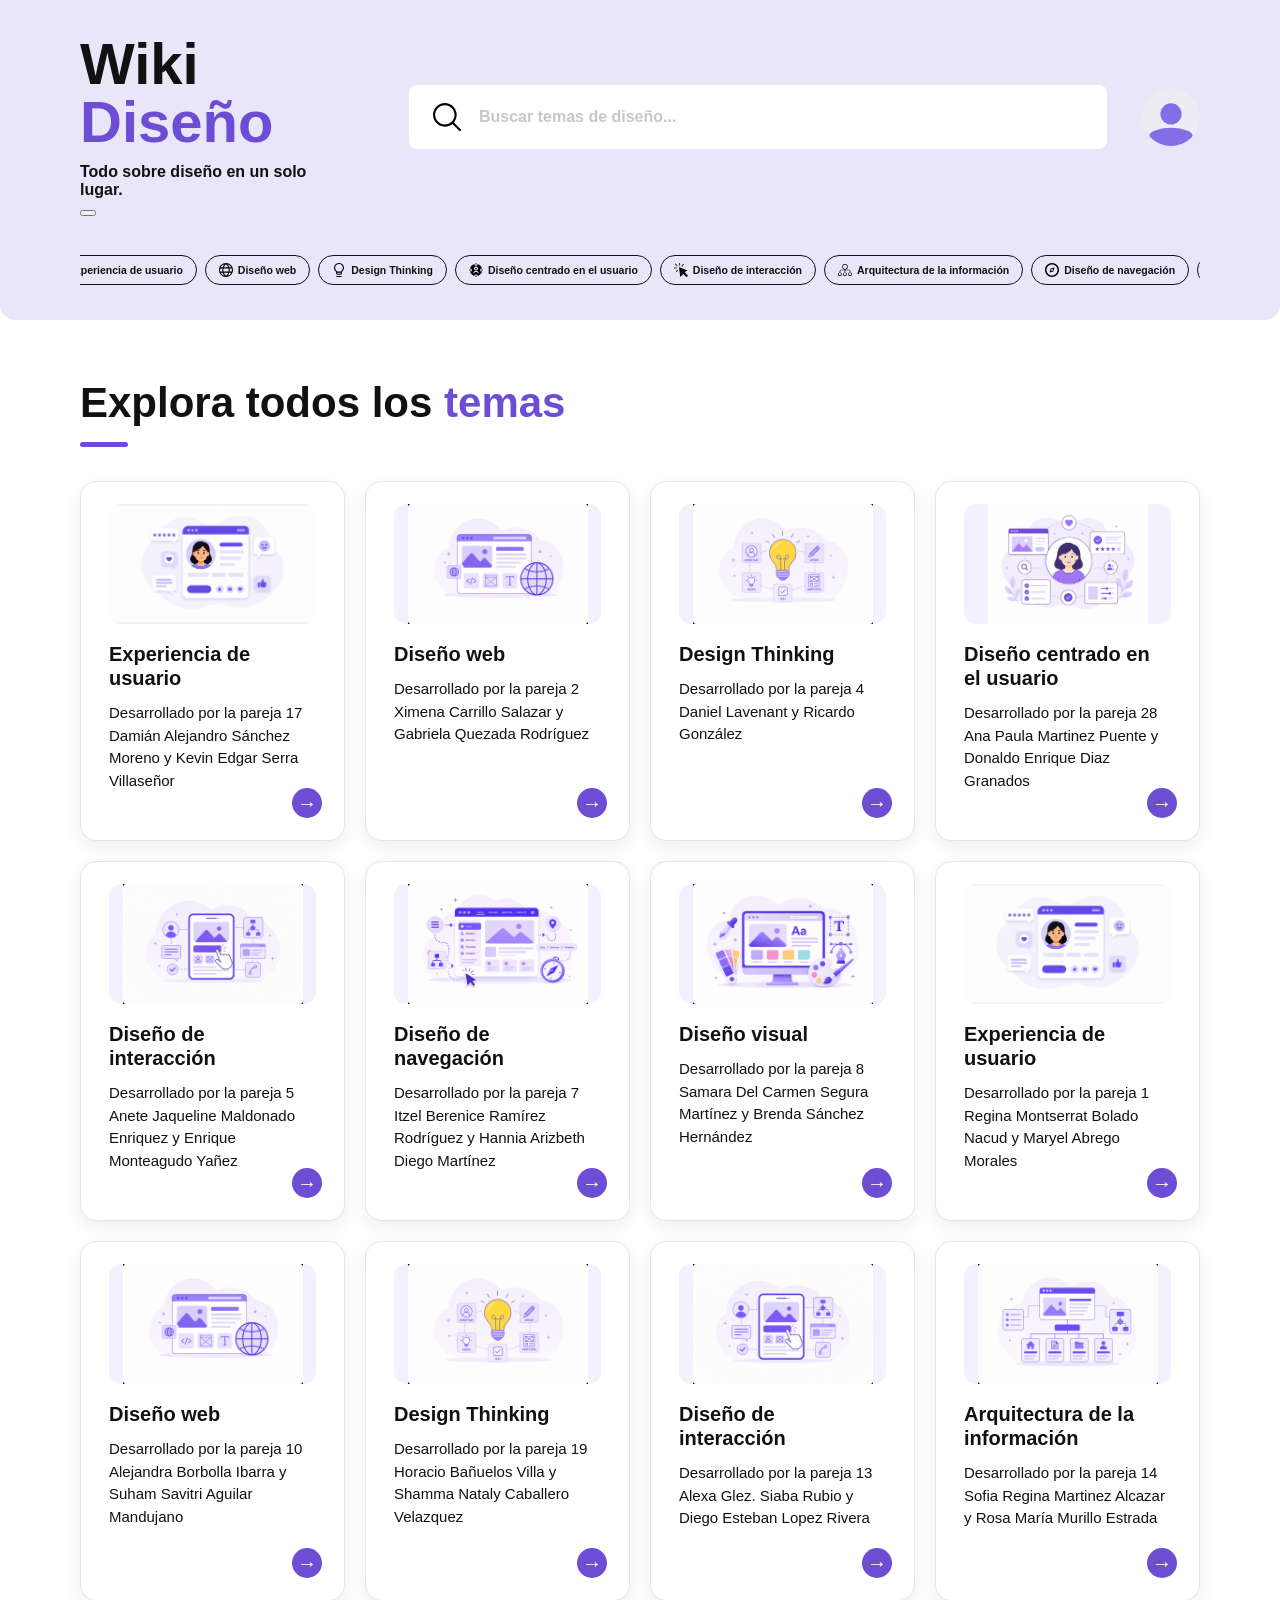
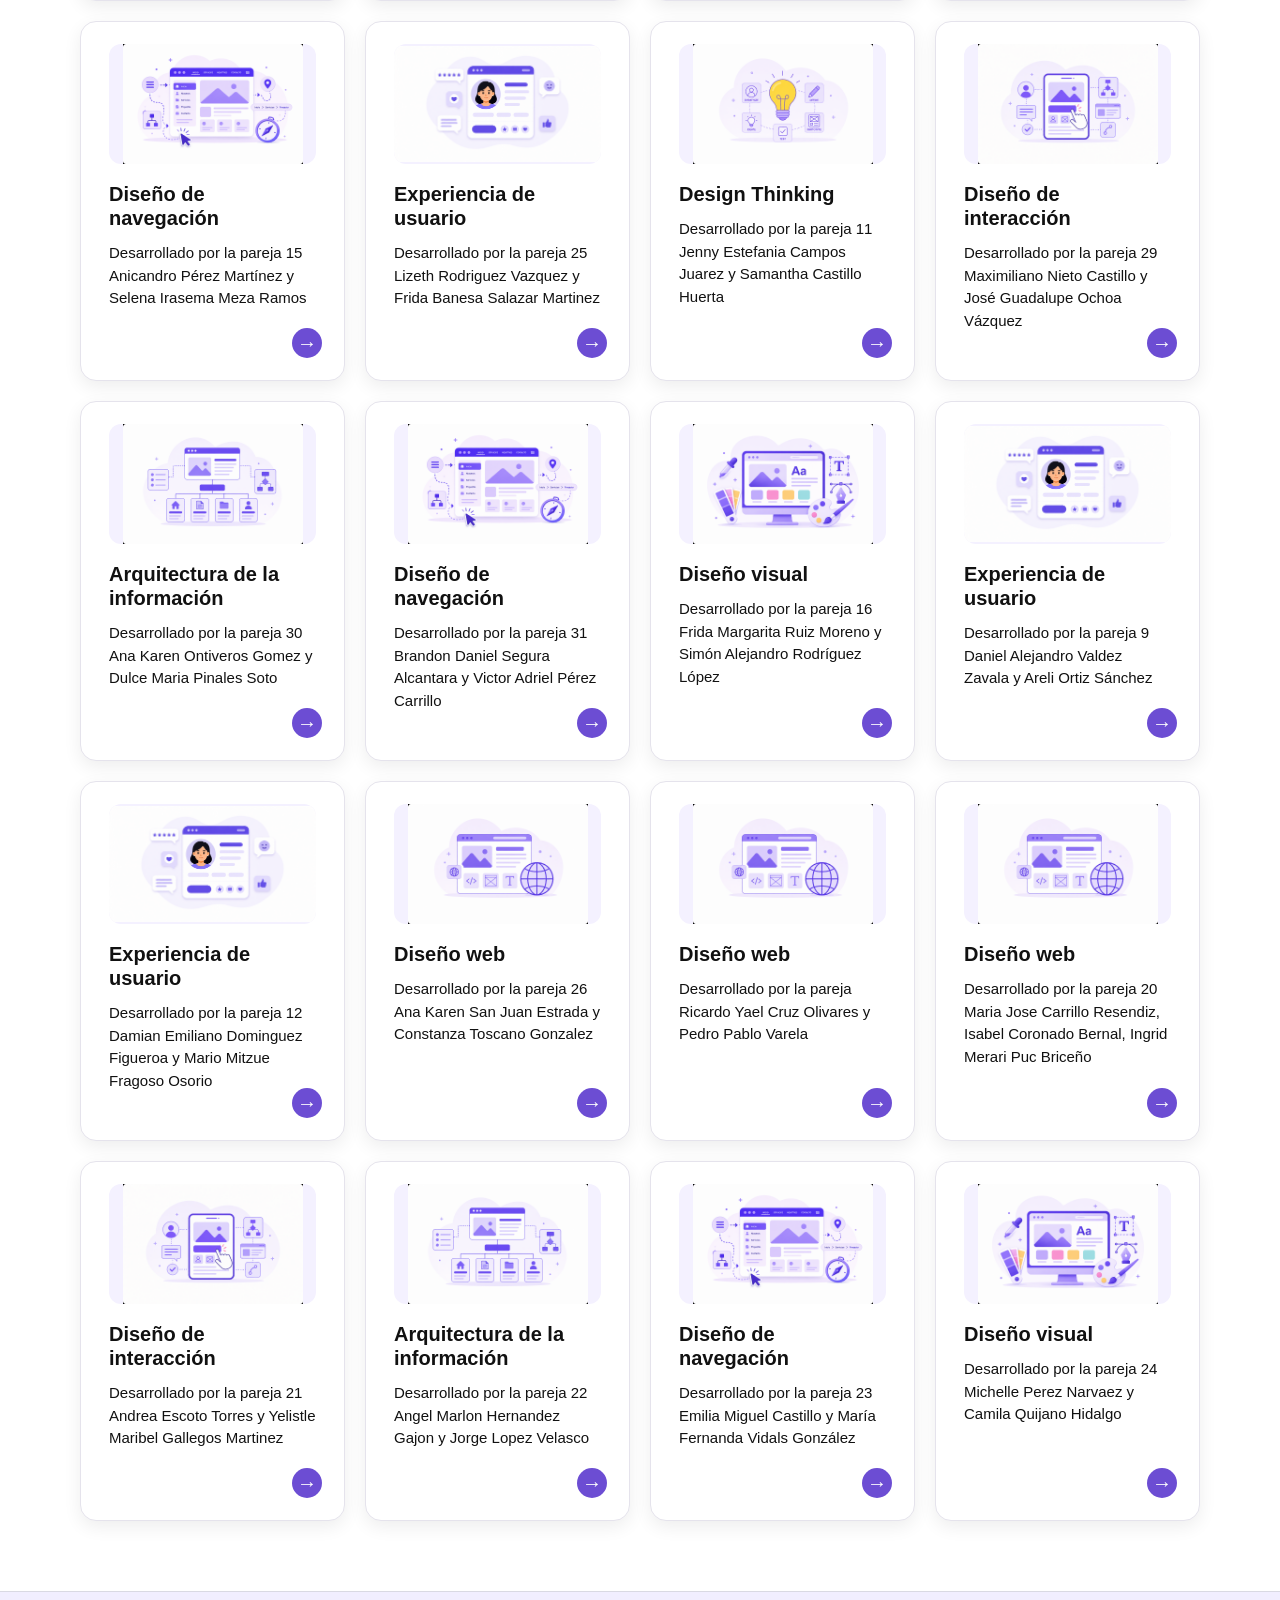
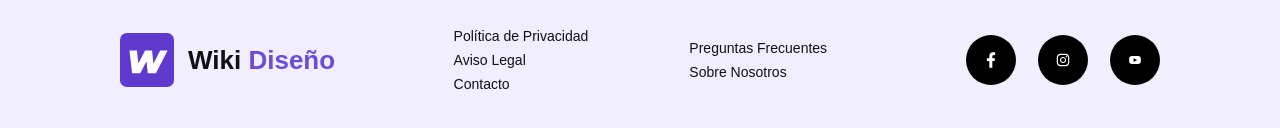
<file: index.html>
<!DOCTYPE html>
<html lang="es">
<head>
  <meta charset="UTF-8">
  <meta name="viewport" content="width=device-width, initial-scale=1.0">
  <title>Wiki Diseño</title>

  <link rel="stylesheet" href="css/estilos-index.css">
</head>

<body>

  <header class="header-wiki">

    <div class="header-superior">

      <div class="titulo-wiki">
        <h1>Wiki <span>Diseño</span></h1>
        <p>Todo sobre diseño en un solo lugar.</p>
      </div>

      <div class="busqueda-usuario">
        <div class="barra-busqueda">
          <img src="img/lupa.svg" alt="Buscar">
          <input id="buscador" type="text" placeholder="Buscar temas de diseño...">
        </div>

        <img class="icono-usuario" src="img/user-icon.svg" alt="Usuario">
      </div>

    </div>
<button class="boton-menu" id="boton-menu" aria-label="Abrir menú" aria-expanded="false">
  <span></span>
  <span></span>
  <span></span>
</button>

<nav class="menu-temas" id="menu-temas" aria-label="Filtrar temas">

  <button class="menu-item activo" type="button" data-filtro="todos">
    <span>Todos</span>
  </button>

  <button class="menu-item" type="button" data-filtro="experiencia-usuario">
    <img src="img/user-experience.svg" alt="">
    <span>Experiencia de usuario</span>
  </button>

  <button class="menu-item" type="button" data-filtro="diseno-web">
    <img src="img/web-design.svg" alt="">
    <span>Diseño web</span>
  </button>

  <button class="menu-item" type="button" data-filtro="design-thinking">
    <img src="img/design-thinking.svg" alt="">
    <span>Design Thinking</span>
  </button>

  <button class="menu-item" type="button" data-filtro="diseno-centrado">
    <img src="img/user-focus.svg" alt="">
    <span>Diseño centrado en el usuario</span>
  </button>

  <button class="menu-item" type="button" data-filtro="diseno-interaccion">
    <img src="img/interactive.svg" alt="">
    <span>Diseño de interacción</span>
  </button>

  <button class="menu-item" type="button" data-filtro="arquitectura-informacion">
    <img src="img/information.svg" alt="">
    <span>Arquitectura de la información</span>
  </button>

  <button class="menu-item" type="button" data-filtro="diseno-navegacion">
    <img src="img/nav-design.svg" alt="">
    <span>Diseño de navegación</span>
  </button>

  <button class="menu-item" type="button" data-filtro="diseno-visual">
    <img src="img/visual-design.svg" alt="">
    <span>Diseño visual</span>
  </button>

</nav>
  </header>

  <main>

    <section class="intro-home">
      <div>
        <h2>Explora todos los <span>temas</span></h2>
        <div class="linea-titulo"></div>
      </div>
    </section>

    <section class="grid-temas">

      <a data-tema="experiencia-usuario" href="https://damian.carlostoolkit.com/index.html" class="tarjeta-tema">
        <div class="imagen-tema">
          <img src="img/01.png" alt="Experiencia de usuario">
        </div>

        <h3>Experiencia de usuario</h3>
        <p>Desarrollado por la pareja 17 Damián Alejandro Sánchez Moreno y Kevin Edgar Serra Villaseñor</p>

        <span class="flecha-tema" aria-hidden="true">→</span>
      </a>

      <a data-tema="diseno-web" href="https://ximenacs0706.github.io/Wiki-Web-Desing/" class="tarjeta-tema">
        <div class="imagen-tema">
          <img src="img/02.png" alt="Diseño web">
        </div>

        <h3>Diseño web</h3>
        <p>Desarrollado por la pareja 2 Ximena Carrillo Salazar y Gabriela Quezada Rodríguez</p>

        <span class="flecha-tema" aria-hidden="true">→</span>
      </a>

      <a data-tema="design-thinking" href="design-thinking.html" class="tarjeta-tema">
        <div class="imagen-tema">
          <img src="img/03.png" alt="Design Thinking">
        </div>

        <h3>Design Thinking</h3>
        <p>Desarrollado por la pareja 4 Daniel Lavenant y Ricardo González</p>

        <span class="flecha-tema" aria-hidden="true">→</span>
      </a>

      <a data-tema="diseno-centrado" href="https://voriamx-cpu.github.io/disegin-user/" class="tarjeta-tema">
        <div class="imagen-tema">
          <img src="img/04.png" alt="Diseño centrado en el usuario">
        </div>

        <h3>Diseño centrado en el usuario</h3>
        <p>Desarrollado por la pareja 28 Ana Paula Martinez Puente y Donaldo Enrique Diaz Granados</p>

        <span class="flecha-tema" aria-hidden="true">→</span>
      </a>

      <a data-tema="diseno-interaccion" href="https://jaqueline17me-bot.github.io/web-design/" class="tarjeta-tema">
        <div class="imagen-tema">
          <img src="img/05.png" alt="Diseño de interacción">
        </div>

        <h3>Diseño de interacción</h3>
        <p>Desarrollado por la pareja 5 Anete Jaqueline Maldonado Enriquez y Enrique Monteagudo Yañez</p>

        <span class="flecha-tema" aria-hidden="true">→</span>
      </a>


      <a data-tema="diseno-navegacion" href="https://ariz1002dm-jpg.github.io/web-design/" class="tarjeta-tema">
        <div class="imagen-tema">
          <img src="img/07.png" alt="Diseño de navegación">
        </div>

        <h3>Diseño de navegación</h3>
        <p>Desarrollado por la pareja 7 Itzel Berenice Ramírez Rodríguez y Hannia Arizbeth Diego Martínez</p>

        <span class="flecha-tema" aria-hidden="true">→</span>
      </a>

      <a data-tema="diseno-visual" href="https://bresaher072.github.io/Dise-o-visual/ " class="tarjeta-tema">
        <div class="imagen-tema">
          <img src="img/08.png" alt="Diseño visual">
        </div>

        <h3>Diseño visual</h3>
        <p>Desarrollado por la pareja 8 Samara Del Carmen Segura Martínez y Brenda Sánchez Hernández</p>

        <span class="flecha-tema" aria-hidden="true">→</span>
      </a>

     <!-- seccion 2 -->
<a data-tema="experiencia-usuario" href="https://reginanacud-pixel.github.io/user-experience/#" class="tarjeta-tema">
        <div class="imagen-tema">
          <img src="img/01.png" alt="Experiencia de usuario">
        </div>

        <h3>Experiencia de usuario</h3>
        <p>Desarrollado por la pareja 1 Regina Montserrat Bolado Nacud y Maryel Abrego Morales</p>

        <span class="flecha-tema" aria-hidden="true">→</span>
      </a>

      <a data-tema="diseno-web" href="https://suham-25.github.io/web-design-/" class="tarjeta-tema">
        <div class="imagen-tema">
          <img src="img/02.png" alt="Diseño web">
        </div>

        <h3>Diseño web</h3>
        <p>Desarrollado por la pareja 10 Alejandra Borbolla Ibarra y Suham Savitri Aguilar Mandujano</p>

        <span class="flecha-tema" aria-hidden="true">→</span>
      </a>

      <a data-tema="design-thinking" href="https://tito011027.github.io/Design-Thinking-Pareja-19-Horacio-Y-Shamma/#" class="tarjeta-tema">
        <div class="imagen-tema">
          <img src="img/03.png" alt="Design Thinking">
        </div>

        <h3>Design Thinking</h3>
        <p>Desarrollado por la pareja 19 Horacio Bañuelos Villa y Shamma Nataly Caballero Velazquez</p>

        <span class="flecha-tema" aria-hidden="true">→</span>
      </a>

      <a data-tema="diseno-interaccion" href="https://alexasiabarubio-sudo.github.io/Dise-o-de-interacci-n/" class="tarjeta-tema">
        <div class="imagen-tema">
          <img src="img/05.png" alt="Diseño de interacción">
        </div>

        <h3>Diseño de interacción</h3>
        <p>Desarrollado por la pareja 13 Alexa Glez. Siaba Rubio y Diego Esteban Lopez Rivera</p>

        <span class="flecha-tema" aria-hidden="true">→</span>
      </a>

      <a data-tema="arquitectura-informacion" href="https://arqrosamurillo-coder.github.io/ARQUITECTURA-DE-LA-INFORMACION/" class="tarjeta-tema">
        <div class="imagen-tema">
          <img src="img/06.png" alt="Arquitectura de la información">
        </div>

        <h3>Arquitectura de la información</h3>
        <p>Desarrollado por la pareja 14 Sofia Regina Martinez Alcazar y Rosa María Murillo Estrada</p>

        <span class="flecha-tema" aria-hidden="true">→</span>
      </a>

      <a data-tema="diseno-navegacion" href="https://pffzrbgwz7-coder.github.io/Dise-o-de-Navegacion/#" class="tarjeta-tema">
        <div class="imagen-tema">
          <img src="img/07.png" alt="Diseño de navegación">
        </div>

        <h3>Diseño de navegación</h3>
        <p>Desarrollado por la pareja 15 Anicandro Pérez Martínez y Selena Irasema Meza Ramos</p>

        <span class="flecha-tema" aria-hidden="true">→</span>
      </a>
      
 <!-- seccion 3 -->
<a data-tema="experiencia-usuario" href="https://lizethrod18.github.io/experiencia-de-usuario-eq-25/" class="tarjeta-tema">
        <div class="imagen-tema">
          <img src="img/01.png" alt="Experiencia de usuario">
        </div>

        <h3>Experiencia de usuario</h3>
        <p>Desarrollado por la pareja 25 Lizeth Rodriguez Vazquez y Frida Banesa Salazar Martinez</p>

        <span class="flecha-tema" aria-hidden="true">→</span>
      </a>

      <a data-tema="design-thinking" href="https://samhuerta-create.github.io/web-design/" class="tarjeta-tema">
        <div class="imagen-tema">
          <img src="img/03.png" alt="Design Thinking">
        </div>

        <h3>Design Thinking</h3>
        <p>Desarrollado por la pareja 11 Jenny Estefania Campos Juarez y Samantha Castillo Huerta</p>

        <span class="flecha-tema" aria-hidden="true">→</span>
      </a>

      <a data-tema="diseno-interaccion" href="https://maxnietocastillo95-create.github.io/wiki/" class="tarjeta-tema">
        <div class="imagen-tema">
          <img src="img/05.png" alt="Diseño de interacción">
        </div>

        <h3>Diseño de interacción</h3>
        <p>Desarrollado por la pareja 29 Maximiliano Nieto Castillo y José Guadalupe Ochoa Vázquez</p>

        <span class="flecha-tema" aria-hidden="true">→</span>
      </a>

      <a data-tema="arquitectura-informacion" href="https://karenontiverosgomez.github.io/ArquitecturadelaaIinformacion/Arquitectura-de-la-informacion.html" class="tarjeta-tema">
        <div class="imagen-tema">
          <img src="img/06.png" alt="Arquitectura de la información">
        </div>

        <h3>Arquitectura de la información</h3>
        <p>Desarrollado por la pareja 30 Ana Karen Ontiveros Gomez y Dulce Maria Pinales Soto</p>

        <span class="flecha-tema" aria-hidden="true">→</span>
      </a>

      <a data-tema="diseno-navegacion" href="https://mcbrandond06.github.io/Navigation-Design/" class="tarjeta-tema">
        <div class="imagen-tema">
          <img src="img/07.png" alt="Diseño de navegación">
        </div>

        <h3>Diseño de navegación</h3>
        <p>Desarrollado por la pareja 31 Brandon Daniel Segura Alcantara y Victor Adriel Pérez Carrillo</p>

        <span class="flecha-tema" aria-hidden="true">→</span>
      </a>

      <a data-tema="diseno-visual" href="https://simonrdz33-lang.github.io/webdesign/" class="tarjeta-tema">
        <div class="imagen-tema">
          <img src="img/08.png" alt="Diseño visual">
        </div>

        <h3>Diseño visual</h3>
        <p>Desarrollado por la pareja 16 Frida Margarita Ruiz Moreno y Simón Alejandro Rodríguez López</p>

        <span class="flecha-tema" aria-hidden="true">→</span>
      </a>
      
 <!-- seccion 4 -->
<a data-tema="experiencia-usuario" href="https://danabiu.github.io/actividaduvm-daniel-areli/A9_DAVZ-AOS/index.html" class="tarjeta-tema">
        <div class="imagen-tema">
          <img src="img/01.png" alt="Experiencia de usuario">
        </div>

        <h3>Experiencia de usuario</h3>
        <p>Desarrollado por la pareja 9 Daniel Alejandro Valdez Zavala y Areli Ortiz Sánchez</p>

        <span class="flecha-tema" aria-hidden="true">→</span>
      </a>

      <a data-tema="experiencia-usuario" href="https://mitzue2001-dot.github.io/Experiencia-de-usuario/" class="tarjeta-tema">
        <div class="imagen-tema">
          <img src="img/01.png" alt="Experiencia de usuario">
        </div>

        <h3>Experiencia de usuario</h3>
        <p>Desarrollado por la pareja 12 Damian Emiliano Dominguez Figueroa y Mario Mitzue Fragoso Osorio</p>

        <span class="flecha-tema" aria-hidden="true">→</span>
      </a>

      <a data-tema="diseno-web" href="https://a940037329-prog.github.io/design-web/" class="tarjeta-tema">
        <div class="imagen-tema">
          <img src="img/02.png" alt="Diseño web">
        </div>

        <h3>Diseño web</h3>
        <p>Desarrollado por la pareja 26 Ana Karen San Juan Estrada y Constanza Toscano Gonzalez</p>

        <span class="flecha-tema" aria-hidden="true">→</span>
      </a>

        <a data-tema="diseno-web" href="https://bobmorado-bm.github.io/Diseno.web/" class="tarjeta-tema">
        <div class="imagen-tema">
          <img src="img/02.png" alt="Diseño web">
        </div>

        <h3>Diseño web</h3>
        <p>Desarrollado por la pareja Ricardo Yael Cruz Olivares y Pedro Pablo Varela</p>

        <span class="flecha-tema" aria-hidden="true">→</span>
      </a>

      <a data-tema="diseno-web" href="https://majocarrillooo.github.io/web-design/" class="tarjeta-tema">
        <div class="imagen-tema">
          <img src="img/02.png" alt="Diseño web">
        </div>

        <h3>Diseño web</h3>
        <p>Desarrollado por la pareja 20 Maria Jose Carrillo Resendiz, Isabel Coronado Bernal, Ingrid Merari Puc Briceño</p>

        <span class="flecha-tema" aria-hidden="true">→</span>
      </a>

      <a data-tema="diseno-interaccion" href="https://yelistlegm-pixel.github.io/DISE-O-DE-INTERACCION/" class="tarjeta-tema">
        <div class="imagen-tema">
          <img src="img/05.png" alt="Diseño de interacción">
        </div>

        <h3>Diseño de interacción</h3>
        <p>Desarrollado por la pareja 21 Andrea Escoto Torres y Yelistle Maribel Gallegos Martinez</p>

        <span class="flecha-tema" aria-hidden="true">→</span>
      </a>

      <a data-tema="arquitectura-informacion" href="https://jorgeroberto06-web.github.io/wiki-diseno/" class="tarjeta-tema">
        <div class="imagen-tema">
          <img src="img/06.png" alt="Arquitectura de la información">
        </div>

        <h3>Arquitectura de la información</h3>
        <p>Desarrollado por la pareja 22 Angel Marlon Hernandez Gajon y Jorge Lopez Velasco</p>

        <span class="flecha-tema" aria-hidden="true">→</span>
      </a>

      <a data-tema="diseno-navegacion" href="https://mariavidalsg-hash.github.io/Diseno-de-navegacion/#" class="tarjeta-tema">
        <div class="imagen-tema">
          <img src="img/07.png" alt="Diseño de navegación">
        </div>

        <h3>Diseño de navegación</h3>
        <p>Desarrollado por la pareja 23 Emilia Miguel Castillo y María Fernanda Vidals González</p>

        <span class="flecha-tema" aria-hidden="true">→</span>
      </a>

      <a data-tema="diseno-visual" href="https://michelle1317.github.io/Dise-o-Visual/" class="tarjeta-tema">
        <div class="imagen-tema">
          <img src="img/08.png" alt="Diseño visual">
        </div>

        <h3>Diseño visual</h3>
        <p>Desarrollado por la pareja 24 Michelle Perez Narvaez y Camila Quijano Hidalgo</p>

        <span class="flecha-tema" aria-hidden="true">→</span>
      </a>

      

        
    </section>

  </main>
<button class="btn-arriba" id="btn-arriba" type="button" aria-label="Volver al inicio">
  ↑
</button>
  <footer class="footer-wiki">

    <div class="footer-logo">
      <img src="img/logo.svg" alt="Logo Wiki Diseño">
      <h2>Wiki <span>Diseño</span></h2>
    </div>

    <div class="footer-links">
      <a href="#">Política de Privacidad</a>
      <a href="#">Aviso Legal</a>
      <a href="#">Contacto</a>
    </div>

    <div class="footer-links">
      <a href="#">Preguntas Frecuentes</a>
      <a href="#">Sobre Nosotros</a>
    </div>

    <div class="footer-social">
      <a href="#" aria-label="Facebook">
        <img src="img/fb.svg" alt="">
      </a>

      <a href="#" aria-label="Instagram">
        <img src="img/ig.svg" alt="">
      </a>

      <a href="#" aria-label="YouTube">
        <img src="img/yt.svg" alt="">
      </a>
    </div>

  </footer>
<script>
  const botonesFiltro = document.querySelectorAll(".menu-item[data-filtro]");
  const tarjetasTema = document.querySelectorAll(".tarjeta-tema");
  const buscador = document.getElementById("buscador");

  let filtroActual = "todos";

  function actualizarTarjetas() {
    const textoBusqueda = buscador.value.toLowerCase().trim();

    tarjetasTema.forEach(function (tarjeta) {
      const temaTarjeta = tarjeta.dataset.tema;
      const titulo = tarjeta.querySelector("h3").textContent.toLowerCase();
      const descripcion = tarjeta.querySelector("p").textContent.toLowerCase();

      const coincideTema =
        filtroActual === "todos" ||
        temaTarjeta === filtroActual;

      const coincideBusqueda =
        titulo.includes(textoBusqueda) ||
        descripcion.includes(textoBusqueda);

      const mostrarTarjeta = coincideTema && coincideBusqueda;

      tarjeta.classList.toggle("oculta", !mostrarTarjeta);
    });
  }

  botonesFiltro.forEach(function (boton) {
    boton.addEventListener("click", function () {
      filtroActual = boton.dataset.filtro;

      botonesFiltro.forEach(function (botonMenu) {
        botonMenu.classList.remove("activo");
      });

      boton.classList.add("activo");

      actualizarTarjetas();

      const menuTemas = document.getElementById("menu-temas");
      const botonMenu = document.getElementById("boton-menu");

      if (window.innerWidth <= 700) {
        menuTemas.classList.remove("abierto");
        botonMenu.setAttribute("aria-expanded", "false");
        botonMenu.setAttribute("aria-label", "Abrir menú");
      }
    });
  });

  buscador.addEventListener("input", function () {
    actualizarTarjetas();
  });
</script>
<script>
  const botonArriba = document.getElementById("btn-arriba");

  window.addEventListener("scroll", function () {
    if (window.scrollY > 350) {
      botonArriba.classList.add("visible");
    } else {
      botonArriba.classList.remove("visible");
    }
  });

  botonArriba.addEventListener("click", function () {
    window.scrollTo({
      top: 0,
      behavior: "smooth"
    });
  });
</script>
  
</body>
</html>
</file>
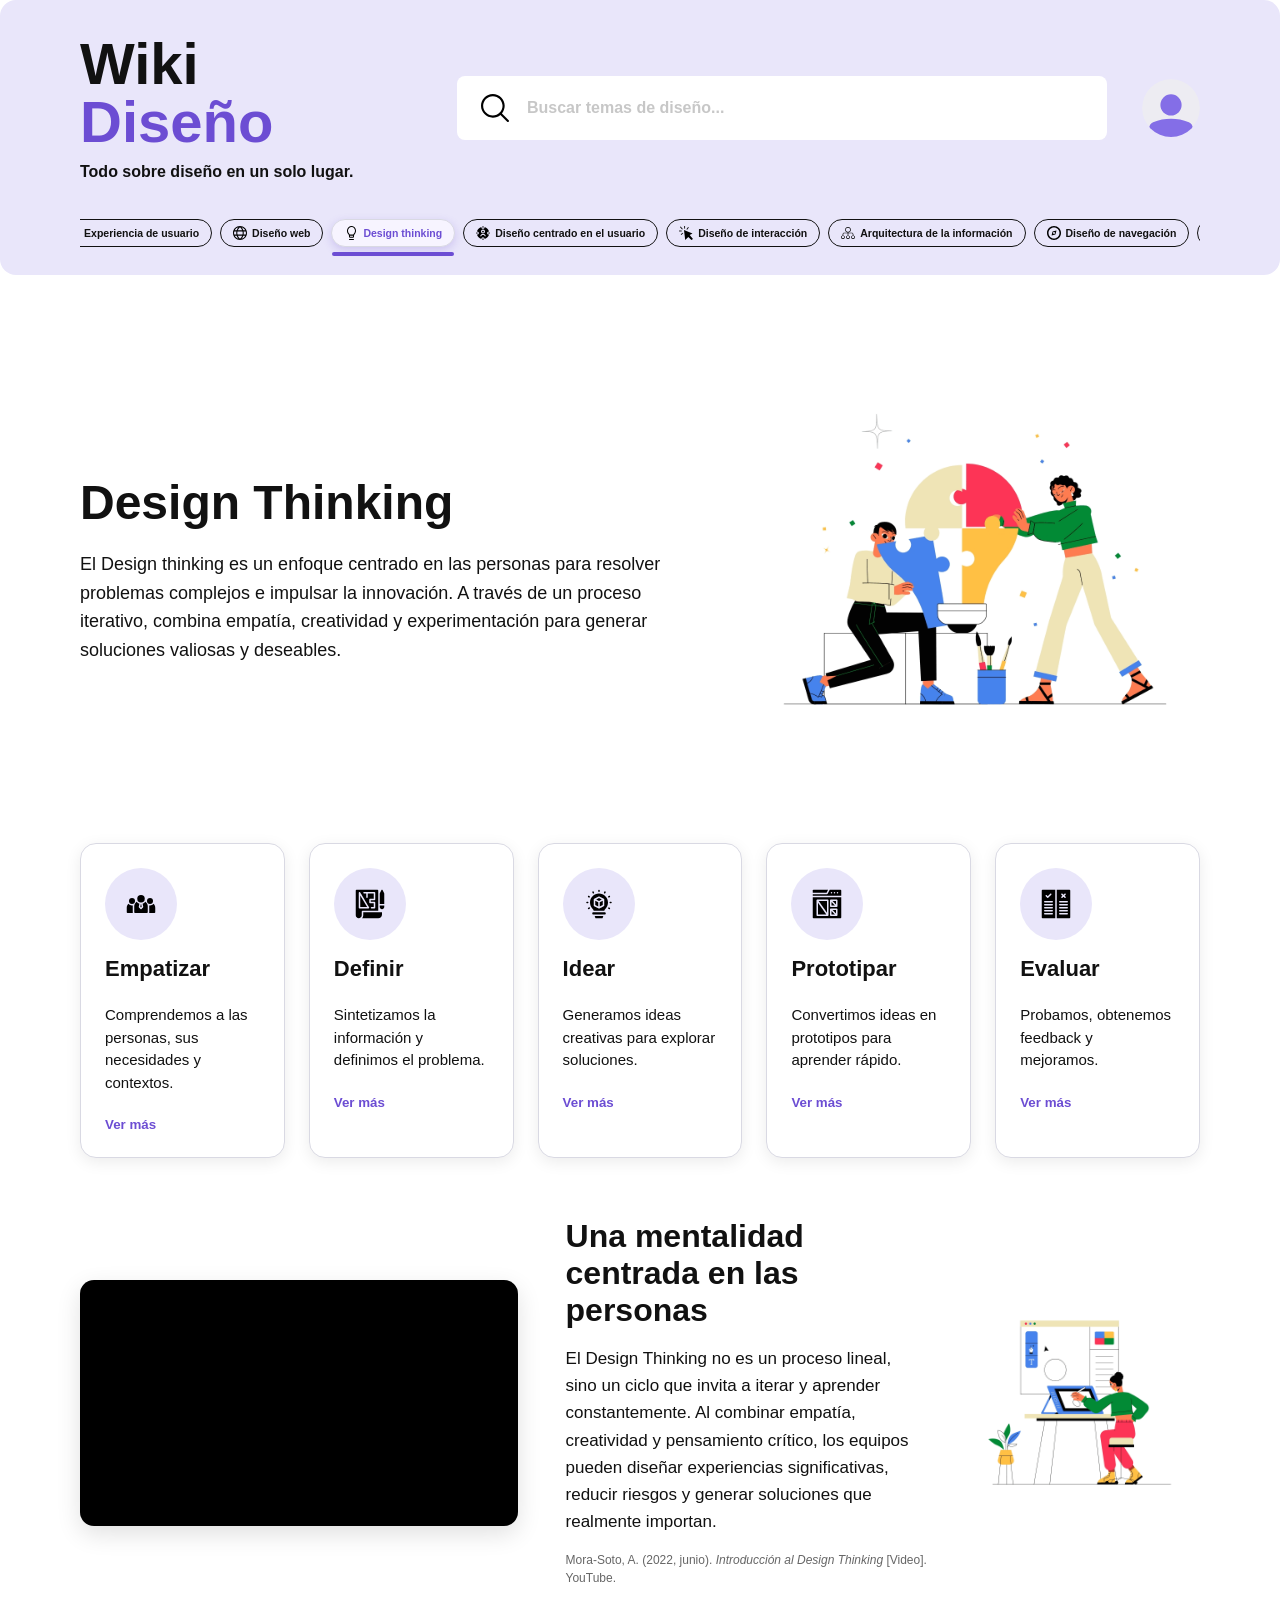
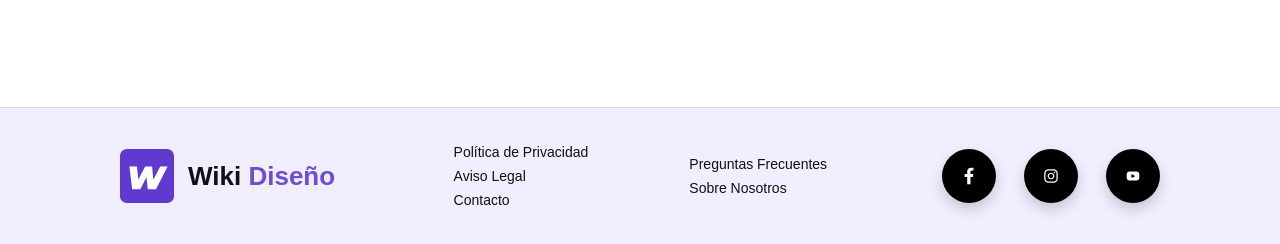
<file: design-thinking.html>
<!DOCTYPE html>
<html lang="es">
<head>
  <meta charset="UTF-8">
  <meta name="viewport" content="width=device-width, initial-scale=1.0">
  <title>Wiki Diseño</title>
  <link rel="stylesheet" href="css/estilos.css">
</head>
<body>

  <header class="header-wiki">

  <div class="header-superior">
    
    <div class="titulo-wiki">
      <h1>Wiki <span>Diseño</span></h1>
      <p>Todo sobre diseño en un solo lugar.</p>
    </div>

    <div class="busqueda-usuario">
      <div class="barra-busqueda">
        <img src="img/lupa.svg" alt="Buscar">
        <input type="text" placeholder="Buscar temas de diseño...">
      </div>

      <img class="icono-usuario" src="img/user-icon.svg" alt="Usuario">
    </div>

  </div>

<button class="boton-menu" id="boton-menu" aria-label="Abrir menú" aria-expanded="false">
  <span></span>
  <span></span>
  <span></span>
</button>

<nav class="menu-temas" id="menu-temas">
	
	 <a href="https://lvnt113.github.io/Wiki-Design/" class="menu-item">
    <img src="img/home.svg" alt="">
    <span>Home</span>
  </a>
	
  <a href="#" class="menu-item">
    <img src="img/user-experience.svg" alt="">
    <span>Experiencia de usuario</span>
  </a>

  <a href="#" class="menu-item">
    <img src="img/web-design.svg" alt="">
    <span>Diseño web</span>
  </a>

  <a href="#" class="menu-item activo">
    <img src="img/design-thinking.svg" alt="">
    <span>Design thinking</span>
  </a>

  <a href="#" class="menu-item">
    <img src="img/user-focus.svg" alt="">
    <span>Diseño centrado en el usuario</span>
  </a>

  <a href="#" class="menu-item">
    <img src="img/interactive.svg" alt="">
    <span>Diseño de interacción</span>
  </a>

  <a href="#" class="menu-item">
    <img src="img/information.svg" alt="">
    <span>Arquitectura de la información</span>
  </a>

  <a href="#" class="menu-item">
    <img src="img/nav-design.svg" alt="">
    <span>Diseño de navegación</span>
  </a>

  <a href="#" class="menu-item">
    <img src="img/visual-design.svg" alt="">
    <span>Diseño visual</span>
  </a>

</nav>
	</header>
	
  <main>
    <section class="hero-tema">
      <div>
        <h2>Design Thinking</h2>
        <p>
          El Design thinking es un enfoque centrado en las personas para resolver problemas 
		complejos e impulsar la innovación. A través de un proceso iterativo, combina empatía, creatividad y experimentación para generar soluciones valiosas y deseables.
        </p>
      </div>
      <img src="img/creative_team.gif" alt="Ilustración de Design Thinking" width="450" height="448">
    </section>

    <section class="tarjetas">
		
<article class="card">
  <div class="contenedor-icono">
    <img src="img/empatizar.svg" alt="Empatizar">
  </div>

  <h3>Empatizar</h3>
  <p>Comprendemos a las personas, sus necesidades y contextos.</p>

<button class="btn-ver-mas" type="button">Ver más</button>
	
  <div class="contenido-extra">
    <p>
      En esta etapa se observa, escucha y analiza a las personas para comprender sus necesidades, emociones y dificultades antes de proponer una solución.
    </p>
  </div>
</article>

      <article class="card">
 <div class="contenedor-icono">
    <img src="img/definir.svg" alt="definir">
  </div>
        <h3>Definir</h3>
        <p>Sintetizamos la información y definimos el problema.</p>
		  
<button class="btn-ver-mas" type="button">Ver más</button>
		  
  <div class="contenido-extra">
    <p>
      La información obtenida se organiza para identificar con claridad el problema principal y establecer qué necesidad es más importante resolver.
    </p>
  </div>	  
      </article>

      <article class="card">
<div class="contenedor-icono">
    <img src="img/idear.svg" alt="idear">
 </div>
        <h3>Idear</h3>
        <p>Generamos ideas creativas para explorar soluciones.</p>
		  
<button class="btn-ver-mas" type="button">Ver más</button>
		  
  <div class="contenido-extra">
    <p>
      Se generan distintas propuestas creativas sin limitarse a una sola opción. El objetivo es explorar ideas que puedan responder al problema definido.
    </p>
  </div>
      </article>

      <article class="card">
		  <div class="contenedor-icono">
    <img src="img/prototipar.svg" alt="prototipar">
 </div>
        <h3>Prototipar</h3>
        <p>Convertimos ideas en prototipos para aprender rápido.</p>
		
<button class="btn-ver-mas" type="button">Ver más</button>
		  
  <div class="contenido-extra">
    <p>
      Las ideas seleccionadas se transforman en representaciones simples, como bocetos, wireframes o modelos, para visualizar cómo podría funcionar la solución.
    </p>
  </div>  
      </article>

      <article class="card">
		  <div class="contenedor-icono">
    <img src="img/evaluar.svg" alt="evaluar">
 </div>
        <h3>Evaluar</h3>
        <p>Probamos, obtenemos feedback y mejoramos.</p>
		  
<button class="btn-ver-mas" type="button">Ver más</button>
		  
  <div class="contenido-extra">
    <p>
      El prototipo se prueba con usuarios para recibir opiniones, detectar mejoras y ajustar la propuesta antes de desarrollar una versión final.
    </p>
  </div>
      </article>
    </section>
	  
	  <section class="seccion-video-texto">

<div class="video-contenedor">
  <iframe
    src="https://www.youtube-nocookie.com/embed/vVbqbHk-JGI"
    title="Introducción al Design Thinking"
    loading="lazy"
    referrerpolicy="strict-origin-when-cross-origin"
    allow="accelerometer; autoplay; clipboard-write; encrypted-media; gyroscope; picture-in-picture; web-share"
    allowfullscreen>
  </iframe>
</div>

  <div class="texto-imagen">
    <div class="texto-info">
  <h2>Una mentalidad centrada en las personas</h2>

  <p>
    El Design Thinking no es un proceso lineal, sino un ciclo que invita a iterar
    y aprender constantemente. Al combinar empatía, creatividad y pensamiento crítico,
    los equipos pueden diseñar experiencias significativas, reducir riesgos y generar
    soluciones que realmente importan.
  </p>

  <p class="referencia-video">
    Mora-Soto, A. (2022, junio). <em>Introducción al Design Thinking</em>
    [Video]. YouTube.
  </p>
</div>

    <img 
      src="img/designer.gif" 
      alt="Ilustración de persona trabajando en diseño digital">
  </div>

</section>
	  
  </main>

<button class="btn-arriba" id="btn-arriba" aria-label="Volver al inicio">↑</button>

  <footer class="footer-wiki">

  <div class="footer-logo">
    <img src="img/logo.svg" alt="Logo Wiki Diseño">
    <h2>Wiki <span>Diseño</span></h2>
  </div>

  <div class="footer-links">
    <a href="#">Política de Privacidad</a>
    <a href="#">Aviso Legal</a>
    <a href="#">Contacto</a>
  </div>

  <div class="footer-links">
    <a href="#">Preguntas Frecuentes</a>
    <a href="#">Sobre Nosotros</a>
  </div>

  <div class="footer-social">
    <a href="#">
      <img src="img/fb.svg" alt="Facebook">
    </a>
    <a href="#">
      <img src="img/ig.svg" alt="Instagram">
    </a>
    <a href="#">
      <img src="img/yt.svg" alt="YouTube">
    </a>
  </div>

</footer>
<script>
  const botonMenu = document.getElementById("boton-menu");
  const menuTemas = document.getElementById("menu-temas");

  botonMenu.addEventListener("click", function () {
    menuTemas.classList.toggle("abierto");

    const menuAbierto = menuTemas.classList.contains("abierto");

    botonMenu.setAttribute("aria-expanded", menuAbierto);
    botonMenu.setAttribute(
      "aria-label",
      menuAbierto ? "Cerrar menú" : "Abrir menú"
    );
  });
</script>

<script>
  const botonArriba = document.getElementById("btn-arriba");

  window.addEventListener("scroll", function () {
    if (window.scrollY > 350) {
      botonArriba.classList.add("visible");
    } else {
      botonArriba.classList.remove("visible");
    }
  });

  botonArriba.addEventListener("click", function () {
    window.scrollTo({
      top: 0,
      behavior: "smooth"
    });
  });
</script>

<script>
  const botonesVerMas = document.querySelectorAll(".btn-ver-mas");

  botonesVerMas.forEach(function (boton) {
    boton.addEventListener("click", function () {
      const tarjeta = boton.closest(".card");

      tarjeta.classList.toggle("expandida");

      if (tarjeta.classList.contains("expandida")) {
        boton.textContent = "Ver menos";
      } else {
        boton.textContent = "Ver más";
      }
    });
  });
</script>

</body>
</html>
</file>
<file: css/estilos-index.css>
css
* {
  box-sizing: border-box;
}

body {
  margin: 0;
  font-family: 'Roboto', Arial, sans-serif;
  background-color: #ffffff;
  color: #111111;
}

/* HEADER */

.header-wiki {
  background-color: #E9E6FA;
  padding: 35px 80px;
  border-radius: 0 0 16px 16px;
}

.header-superior {
  display: flex;
  align-items: center;
  justify-content: space-between;
  gap: 60px;
}

.titulo-wiki h1 {
  margin: 0;
  font-family: 'Poppins', Arial, sans-serif;
  font-size: 58px;
  font-weight: 700;
  line-height: 1;
}

.titulo-wiki h1 span {
  color: #6C4DD3;
}

.titulo-wiki p {
  margin: 12px 0 0;
  font-size: 16px;
  font-weight: 700;
}

.busqueda-usuario {
  display: flex;
  align-items: center;
  gap: 35px;
}

.barra-busqueda {
  width: 650px;
  height: 64px;
  display: flex;
  align-items: center;
  gap: 16px;
  padding: 0 24px;
  background-color: #ffffff;
  border-radius: 8px;
}

.barra-busqueda img {
  width: 28px;
  height: 28px;
}

.barra-busqueda input {
  width: 100%;
  min-width: 0;
  border: none;
  outline: none;
  background-color: transparent;
  font-family: 'Roboto', Arial, sans-serif;
  font-size: 16px;
  font-weight: 700;
}

.barra-busqueda input::placeholder {
  color: #c7c7c7;
}

.icono-usuario {
  width: 58px;
  height: 58px;
}

/* MENÚ DE FILTROS */

.menu-temas {
  display: flex;
  align-items: center;
  justify-content: center;
  gap: 8px;
  margin-top: 28px;
  padding: 10px 0 0;
  white-space: nowrap;
  overflow-x: auto;
}

.menu-item {
  display: inline-flex;
  align-items: center;
  justify-content: center;
  gap: 5px;
  padding: 7px 13px;
  border: 1.5px solid #111111;
  border-radius: 999px;
  background-color: transparent;
  color: #111111;
  font-family: 'Poppins', Arial, sans-serif;
  font-size: 10.5px;
  font-weight: 600;
  line-height: 1;
  text-decoration: none;
  cursor: pointer;
  flex: 0 0 auto;
  transition: all 0.25s ease;
}

.menu-item img {
  width: 14px;
  height: 14px;
  object-fit: contain;
  transition: transform 0.25s ease;
}

.menu-item:hover {
  background-color: #ffffff;
  color: #6C4DD3;
  border-color: #6C4DD3;
  transform: translateY(-2px);
  box-shadow: 0 5px 12px rgba(108, 77, 211, 0.18);
}

.menu-item:hover img {
  transform: scale(1.08);
}

.menu-item.activo {
  position: relative;
  background-color: #F7F4FF;
  color: #6C4DD3;
  border-color: #D9D9E3;
  box-shadow: 0 3px 8px rgba(108, 77, 211, 0.22);
}

.menu-item.activo::after {
  content: "";
  position: absolute;
  right: 0;
  bottom: -11px;
  left: 0;
  height: 4px;
  border-radius: 999px;
  background-color: #6C4DD3;
}

/* CONTENIDO DEL HOME */

main {
  max-width: 1500px;
  margin: 0 auto;
  padding: 60px 80px 70px;
}

.intro-home {
  display: flex;
  align-items: flex-end;
  justify-content: space-between;
  gap: 50px;
  margin-bottom: 34px;
}

.intro-home h2 {
  margin: 0;
  font-family: 'Poppins', Arial, sans-serif;
  font-size: 42px;
  line-height: 1.1;
}

.intro-home h2 span {
  color: #6C4DD3;
}

.linea-titulo {
  width: 48px;
  height: 5px;
  margin-top: 16px;
  background-color: #6C4DD3;
  border-radius: 999px;
}

.intro-home p {
  max-width: 490px;
  margin: 0;
  font-size: 16px;
  line-height: 1.6;
}

/* TARJETAS */

.grid-temas {
  display: grid;
  grid-template-columns: repeat(4, 1fr);
  gap: 20px;
}

.tarjeta-tema {
  position: relative;
  min-height: 310px;
  padding: 22px 28px 26px;
  overflow: hidden;
  border: 1px solid #E5E3EC;
  border-radius: 16px;
  background-color: #ffffff;
  box-shadow: 0 6px 18px rgba(0, 0, 0, 0.07);
  color: #111111;
  text-decoration: none;
  transition: transform 0.25s ease, box-shadow 0.25s ease;
}

.tarjeta-tema:hover {
  transform: translateY(-6px);
  box-shadow: 0 12px 26px rgba(108, 77, 211, 0.18);
}

.imagen-tema {
  width: 100%;
  height: 120px;
  display: flex;
  align-items: center;
  justify-content: center;
  margin-bottom: 18px;
  overflow: hidden;
  border-radius: 12px;
  background-color: #F4F1FF;
}

/* Aquí se adapta la imagen que tú coloques */
.imagen-tema img {
  width: 100%;
  height: 100%;
  object-fit: contain;
}

.tarjeta-tema h3 {
  margin: 0 0 12px;
  font-family: 'Poppins', Arial, sans-serif;
  font-size: 20px;
  line-height: 1.2;
}

.tarjeta-tema p {
  max-width: 250px;
  margin: 0;
  font-size: 15px;
  line-height: 1.5;
}

.flecha-tema {
  position: absolute;
  right: 22px;
  bottom: 22px;
  width: 30px;
  height: 30px;
  display: flex;
  align-items: center;
  justify-content: center;
  border-radius: 50%;
  background-color: #6C4DD3;
  color: #ffffff;
  font-size: 20px;
  font-weight: 700;
  transition: transform 0.25s ease;
}

.tarjeta-tema:hover .flecha-tema {
  transform: translateX(4px);
}

/* FOOTER */

.footer-wiki {
  display: grid;
  grid-template-columns: 1.5fr 1fr 1fr 1.2fr;
  align-items: center;
  gap: 40px;
  padding: 36px 120px;
  border-top: 1px solid #D9D9E3;
  background-color: #F1EEFF;
}

.footer-logo {
  display: flex;
  align-items: center;
  gap: 14px;
}

.footer-logo img {
  width: 54px;
  height: 54px;
}

.footer-logo h2 {
  margin: 0;
  font-family: 'Poppins', Arial, sans-serif;
  font-size: 26px;
}

.footer-logo h2 span {
  color: #6C4DD3;
}

.footer-links {
  display: flex;
  flex-direction: column;
  gap: 8px;
}

.footer-links a {
  color: #111111;
  font-size: 14px;
  text-decoration: none;
}

.footer-links a:hover {
  color: #6C4DD3;
}

.footer-social {
  display: flex;
  justify-content: flex-end;
  gap: 22px;
}

.footer-social a {
  width: 50px;
  height: 50px;
  display: flex;
  align-items: center;
  justify-content: center;
  border-radius: 50%;
  background-color: #000000;
}

.footer-social img {
  width: 24px;
  height: 24px;
}

/* TABLETA */

@media (max-width: 1024px) {
  .header-wiki {
    padding: 30px 40px;
  }

  .header-superior {
    flex-direction: column;
    align-items: flex-start;
    gap: 24px;
  }

  .busqueda-usuario {
    width: 100%;
  }

  .barra-busqueda {
    width: 100%;
  }

  .menu-temas {
  justify-content: flex-start;
  margin-top: 22px;
}

  main {
    padding: 45px 40px 55px;
  }

  .intro-home {
    align-items: flex-start;
    flex-direction: column;
    gap: 18px;
  }

  .grid-temas {
    grid-template-columns: repeat(2, 1fr);
  }

  .footer-wiki {
    grid-template-columns: 1fr 1fr;
    padding: 36px 40px;
  }

  .footer-social {
    justify-content: flex-start;
  }
}

/* CELULAR */

@media (max-width: 700px) {
  .header-wiki {
    padding: 28px 24px;
  }
  
.menu-temas {
  justify-content: flex-start;
  gap: 7px;
  margin-top: 18px;
  padding: 8px 0 12px;
  scrollbar-width: none;
}

.menu-temas::-webkit-scrollbar {
  display: none;
}

.menu-item {
  padding: 7px 11px;
  font-size: 9.5px;
}

.menu-item img {
  width: 12px;
  height: 12px;
}

.menu-item.activo::after {
  bottom: -9px;
  height: 3px;
}
  .titulo-wiki h1 {
    font-size: 42px;
  }

  .titulo-wiki p {
    font-size: 14px;
  }

  .busqueda-usuario {
    gap: 16px;
  }

  .barra-busqueda {
    height: 50px;
    gap: 10px;
    padding: 0 16px;
  }

  .barra-busqueda img {
    width: 21px;
    height: 21px;
  }

  .barra-busqueda input {
    font-size: 13px;
  }

  .icono-usuario {
    width: 42px;
    height: 42px;
  }

  main {
    padding: 40px 24px 50px;
  }

  .intro-home h2 {
    font-size: 34px;
  }

  .intro-home p {
    font-size: 15px;
  }

  .grid-temas {
    grid-template-columns: 1fr;
    gap: 16px;
  }

  .tarjeta-tema {
    min-height: 285px;
  }

  .footer-wiki {
    grid-template-columns: 1fr;
    gap: 26px;
    padding: 30px 24px;
  }
  
.btn-arriba {
  right: 18px;
  bottom: 18px;
  width: 44px;
  height: 44px;
  font-size: 21px;
}
  .footer-social {
    justify-content: flex-start;
  }
}


/* Oculta las tarjetas que no corresponden al filtro seleccionado */
.tarjeta-tema.oculta {
  display: none;
}

.btn-arriba {
  position: fixed;
  right: 24px;
  bottom: 24px;
  width: 48px;
  height: 48px;
  display: flex;
  align-items: center;
  justify-content: center;
  border: none;
  border-radius: 50%;
  background-color: #6C4DD3;
  color: #ffffff;
  font-size: 24px;
  font-weight: 700;
  cursor: pointer;
  box-shadow: 0 6px 14px rgba(108, 77, 211, 0.3);
  opacity: 0;
  visibility: hidden;
  transform: translateY(10px);
  transition: opacity 0.25s ease, transform 0.25s ease, visibility 0.25s ease;
}

.btn-arriba:hover {
  background-color: #5738BE;
  transform: translateY(-2px);
}

.btn-arriba.visible {
  opacity: 1;
  visibility: visible;
  transform: translateY(0);
}
</file>
<file: css/estilos.css>
body {
  margin: 0;
  font-family: 'Roboto', Arial, sans-serif;
  background-color: #ffffff;
  color: #111111;
}

* {
  box-sizing: border-box;
}



.header-wiki {
  background-color: #E9E6FA;
  padding: 35px 80px 18px;
  border-radius: 16px;
}

.header-superior {
  display: flex;
  align-items: center;
  justify-content: space-between;
  gap: 60px;
}

.titulo-wiki h1 {
  font-family: 'Poppins', Arial, sans-serif;
  font-size: 58px;
  font-weight: 700;
  margin: 0;
  line-height: 1;
  color: #111111;
}

.titulo-wiki h1 span {
  color: #6C4DD3;
}

.titulo-wiki p {
  font-family: 'Roboto', Arial, sans-serif;
  font-size: 16px;
  font-weight: 700;
  margin: 12px 0 0;
  color: #111111;
}

/* BÚSQUEDA */

.busqueda-usuario {
  display: flex;
  align-items: center;
  gap: 35px;
}

.barra-busqueda {
  width: 650px;
  height: 64px;
  background-color: #ffffff;
  border-radius: 8px;
  display: flex;
  align-items: center;
  gap: 16px;
  padding: 0 24px;
}

.barra-busqueda img {
  width: 28px;
  height: 28px;
}

.barra-busqueda input {
  width: 100%;
  border: none;
  outline: none;
  font-family: 'Roboto', Arial, sans-serif;
  font-size: 16px;
  font-weight: 700;
  color: #111111;
}

.barra-busqueda input::placeholder {
  color: #c7c7c7;
}

.icono-usuario {
  width: 58px;
  height: 58px;
}


.menu-temas {
  display: flex;
  align-items: center;
  justify-content: center;
  gap: 8px;
  flex-wrap: nowrap;
  padding: 10px 16px;
  margin-top: 28px;
  background-color: #E9E6FA;
  white-space: nowrap;
  overflow-x: auto;
}

.menu-item {
  transition: all 0.25s ease;
}

.menu-item:hover {
  background-color: #FFFFFF;
  color: #6C4DD3;
  border-color: #6C4DD3;
  transform: translateY(-2px);
  box-shadow: 0 5px 12px rgba(108, 77, 211, 0.18);
}

.menu-item:hover img {
  transform: scale(1.08);
}

.menu-item img {
  transition: transform 0.25s ease;
}

.menu-item {
  display: inline-flex;
  align-items: center;
  justify-content: center;
  gap: 5px;
  padding: 6px 12px;
  border: 1.5px solid #111111;
  border-radius: 999px;
  font-family: 'Poppins', Arial, sans-serif;
  font-size: 10.5px;
  font-weight: 600;
  line-height: 1;
  color: #111111;
  text-decoration: none;
  background-color: transparent;
  flex: 0 0 auto;
  transition: all 0.25s ease;
}

.menu-item img {
  width: 14px;
  height: 14px;
  object-fit: contain;
  transition: transform 0.25s ease;
}

.menu-item.activo {
  color: #6C4DD3;
  background-color: #F7F4FF;
  border-color: #D9D9E3;
  box-shadow: 0 3px 8px rgba(108, 77, 211, 0.22);
  position: relative;
}

.menu-item.activo::after {
  content: "";
  position: absolute;
  left: 0;
  right: 0;
  bottom: -10px;
  height: 4px;
  background-color: #6C4DD3;
  border-radius: 999px;
}


main {
  padding: 60px 80px;
}

.hero-tema {
  display: flex;
  align-items: center;
  justify-content: space-between;
  gap: 60px;
}

.hero-tema h2 {
  font-family: 'Poppins', Arial, sans-serif;
  font-size: 48px;
  margin-bottom: 20px;
}

.hero-tema p {
  font-size: 18px;
  line-height: 1.6;
  max-width: 600px;
}

.hero-tema img {
  max-width: 450px;
  width: 100%;
}


.tarjetas {
  display: grid;
  grid-template-columns: repeat(5, 1fr);
  gap: 24px;
  margin-top: 60px;
}

.card {
  background-color: #ffffff;
  border: 1px solid #D9D9E3;
  border-radius: 16px;
  padding: 24px;
  box-shadow: 0 4px 16px rgba(0,0,0,0.08);
}

.card h3 {
  font-family: 'Poppins', Arial, sans-serif;
  font-size: 22px;
  margin-top: 0;
}

.card p {
  font-size: 15px;
  line-height: 1.5;
}

.contenedor-icono {
  width: 72px;
  height: 72px;
  background-color: #E9E6FA;
  border-radius: 50%;
  display: flex;
  align-items: center;
  justify-content: center;
  margin-bottom: 16px;
}

.contenedor-icono img {
  width: 36px;
  height: 36px;
}

.contenido-extra {
  display: none;
  margin-top: 14px;
  padding-top: 14px;
  border-top: 1px solid #D9D9E3;
}

.contenido-extra p {
  margin: 0;
  font-size: 14px;
  line-height: 1.5;
}

.card.expandida .contenido-extra {
  display: block;
}

.btn-ver-mas {
  border: none;
  background-color: transparent;
  color: #6C4DD3;
  font-family: 'Poppins', Arial, sans-serif;
  font-weight: 600;
  cursor: pointer;
  padding: 8px 0 0;
}

.btn-ver-mas:hover {
  text-decoration: underline;
}

.seccion-video-texto {
  display: grid;
  grid-template-columns: 1fr 1.45fr;
  gap: 48px;
  align-items: center;
  margin: 60px auto;
  max-width: 1400px;
  padding: 0px;
}

.video-contenedor {
  width: 100%;
  aspect-ratio: 16 / 9;
  background-color: #000000;
  border-radius: 14px;
  overflow: hidden;
  box-shadow: 0 8px 24px rgba(0, 0, 0, 0.12);
}

.video-contenedor iframe {
  width: 100%;
  height: 100%;
  display: block;
  border: 0;
}

.texto-imagen {
  display: grid;
  grid-template-columns: 1.2fr 0.8fr;
  gap: 32px;
  align-items: center;
}

.texto-info h2 {
  font-family: 'Poppins', Arial, sans-serif;
  font-size: 32px;
  font-weight: 700;
  color: #111111;
  margin: 0 0 16px;
}

.texto-info p {
  font-family: 'Roboto', Arial, sans-serif;
  font-size: 17px;
  line-height: 1.6;
  color: #111111;
  margin: 0;
}

.texto-imagen img {
  width: 100%;
  max-width: 320px;
  justify-self: end;
}

.btn-arriba {
  position: fixed;
  right: 24px;
  bottom: 150px;
  width: 48px;
  height: 48px;
  border: none;
  border-radius: 50%;
  background-color: #6C4DD3;
  color: #ffffff;
  font-size: 24px;
  cursor: pointer;
  opacity: 0;
  visibility: hidden;
  transition: 0.3s ease;
}

.btn-arriba.visible {
  opacity: 1;
  visibility: visible;
}

.footer-wiki {
  background-color: #F1EEFF;
  padding: 36px 120px;
  display: grid;
  grid-template-columns: 1.5fr 1fr 1fr 1.2fr;
  align-items: center;
  gap: 40px;
  border-top: 1px solid #D9D9E3;
}

.footer-logo {
  display: flex;
  align-items: center;
  gap: 14px;
}

.footer-logo img {
  width: 54px;
  height: 54px;
}

.footer-logo h2 {
  font-family: 'Poppins', Arial, sans-serif;
  font-size: 26px;
  font-weight: 700;
  color: #111111;
  margin: 0;
}

.footer-logo h2 span {
  color: #6C4DD3;
}

.footer-links {
  display: flex;
  flex-direction: column;
  gap: 8px;
}

.footer-links a {
  font-family: 'Roboto', Arial, sans-serif;
  font-size: 14px;
  color: #111111;
  text-decoration: none;
}

.footer-links a:hover {
  color: #6C4DD3;
}

.footer-social {
  display: flex;
  justify-content: flex-end;
  align-items: center;
  gap: 28px;
}

.footer-social a {
  width: 54px;
  height: 54px;
  background-color: #000000;
  border-radius: 50%;
  display: flex;
  align-items: center;
  justify-content: center;
  box-shadow: 0 6px 14px rgba(0, 0, 0, 0.18);
}

.footer-social img {
  width: 26px;
  height: 26px;
}

.texto-info .referencia-video {
  margin-top: 16px;
  font-size: 12px;
  line-height: 1.5;
  color: #666666;
}


/*tablet*/
@media (max-width: 1024px) {
	
.header-wiki { 
padding: 30px 40px 18px; border-radius: 0; 
}
	
.header-superior { 
flex-direction: column; align-items: flex-start; gap: 24px; 
}
	
.busqueda-usuario {
	width: 100%; justify-content: space-between; 
}

.barra-busqueda {
	width: 100%; max-width: none; height: 56px; 
}

.icono-usuario {
	width: 50px; height: 50px; 
}

.menu-temas { 
	justify-content: flex-start; margin-left: -16px; margin-right: -16px; 
}

main { 
	padding: 45px 40px; 
}

.hero-tema { 
	gap: 40px; 
}
	
.hero-tema h2 { 
	font-size: 42px; 
}

.hero-tema p { 
	font-size: 17px; 
}

.hero-tema img { 
	max-width: 360px; 
}

.tarjetas { 
	grid-template-columns: repeat(2, 1fr); gap: 20px; margin-top: 45px; 
}
	
.card:last-child { 
	grid-column: span 2; 
}
	
.seccion-video-texto { 
	grid-template-columns: 1fr; gap: 38px; margin: 50px 0; padding: 0; 
}

.texto-imagen { 
	grid-template-columns: 1.3fr 0.7fr; 
}
	
.texto-info h2 {
	font-size: 30px; 
}
	
.footer-wiki { 
	grid-template-columns: 1fr 1fr; padding: 36px 40px; gap: 32px; 
}
	
.footer-social { 
	justify-content: flex-start; 
 } 
}




/*smartphone*/

@media (max-width: 700px) { 

.header-wiki { 
	padding: 28px 24px 16px; 
}
	
.titulo-wiki h1 {
	font-size: 42px; 
}
	
.titulo-wiki p {
	font-size: 14px; margin-top: 8px; 
}
	
.busqueda-usuario { 
	gap: 16px; 
}
	
.barra-busqueda { 
	height: 50px; gap: 10px; padding: 0 16px; 
}
	
.barra-busqueda img {
	width: 21px; height: 21px; 
}
	
.barra-busqueda input {
	font-size: 13px; 
}
	
.icono-usuario {
	width: 42px; height: 42px; 
}
	

	
main { 
	padding: 40px 24px; 
}

.hero-tema { 
	flex-direction: column; align-items: flex-start; gap: 28px; 
}
	
.hero-tema h2 {
	font-size: 38px; margin-bottom: 14px; 
}
	
.hero-tema p { 
	font-size: 16px; line-height: 1.55; 
}
	
.hero-tema img { 
	max-width: 300px; align-self: center; 
}
	
.tarjetas { 
	grid-template-columns: 1fr; gap: 16px; margin-top: 38px; 
}
	
.card, .card:last-child {
	grid-column: auto; 
}
	
.card { 
	padding: 20px; 
}
	
.card h3 { 
	font-size: 20px; 
}
	
.contenedor-icono { 
	width: 62px; height: 62px; margin-bottom: 13px; 
}
	
.contenedor-icono img { 
	width: 30px; height: 30px; 
}
	
.seccion-video-texto { 
	gap: 32px; margin: 45px 0; 
}
	
.video-contenedor { 
	border-radius: 10px; 
}
	
.texto-imagen { 
	grid-template-columns: 1fr; gap: 24px; 
}
	
.texto-info h2 { 
	font-size: 27px; line-height: 1.2; 
}
	
.texto-info p { 
	font-size: 16px; 
}
	
.texto-imagen img { 
	max-width: 250px; justify-self: center; 
}
	
.footer-wiki { 
	grid-template-columns: 1fr; padding: 30px 24px; gap: 26px; 
}
	
.footer-logo img { 
	width: 46px; height: 46px; 
}
	
.footer-logo h2 { 
	font-size: 23px; 
}
	
.footer-links { 
	gap: 7px; 
}
	
.footer-social { 
	justify-content: flex-start; gap: 16px; 
}
	
.footer-social a { 
	width: 46px; height: 46px; 
}
	
.footer-social img { 
	width: 22px; height: 22px; 
}
}

/* BOTÓN HAMBURGUESA */
.boton-menu {
  display: none;
  border: none;
  background-color: transparent;
  cursor: pointer;
}

/* MENÚ EN CELULAR */
@media (max-width: 700px) {

  .boton-menu {
    width: 46px;
    height: 46px;
    margin-top: 20px;
    padding: 10px;
    border: 1.5px solid #111111;
    border-radius: 10px;
    display: flex;
    flex-direction: column;
    justify-content: center;
    gap: 5px;
    background-color: #ffffff;
  }

  .boton-menu span {
    width: 100%;
    height: 2px;
    background-color: #111111;
    border-radius: 999px;
  }

  /* Oculta el menú horizontal */
  .menu-temas {
    display: none;
    width: 100%;
    margin: 14px 0 0;
    padding: 16px;
    background-color: #ffffff;
    border-radius: 12px;
    flex-direction: column;
    align-items: stretch;
    overflow: visible;
  }

  /* Muestra el menú al dar clic */
  .menu-temas.abierto {
    display: flex;
  }




  /* Quita la línea morada debajo del elemento activo en móvil */
  .menu-item.activo::after {
    display: none;
  }
}

.menu-item:focus-visible,
.btn-ver-mas:focus-visible,
.boton-menu:focus-visible,
.btn-arriba:focus-visible,
.footer-links a:focus-visible {
  outline: 3px solid #6C4DD3;
  outline-offset: 3px;
}
</file>
